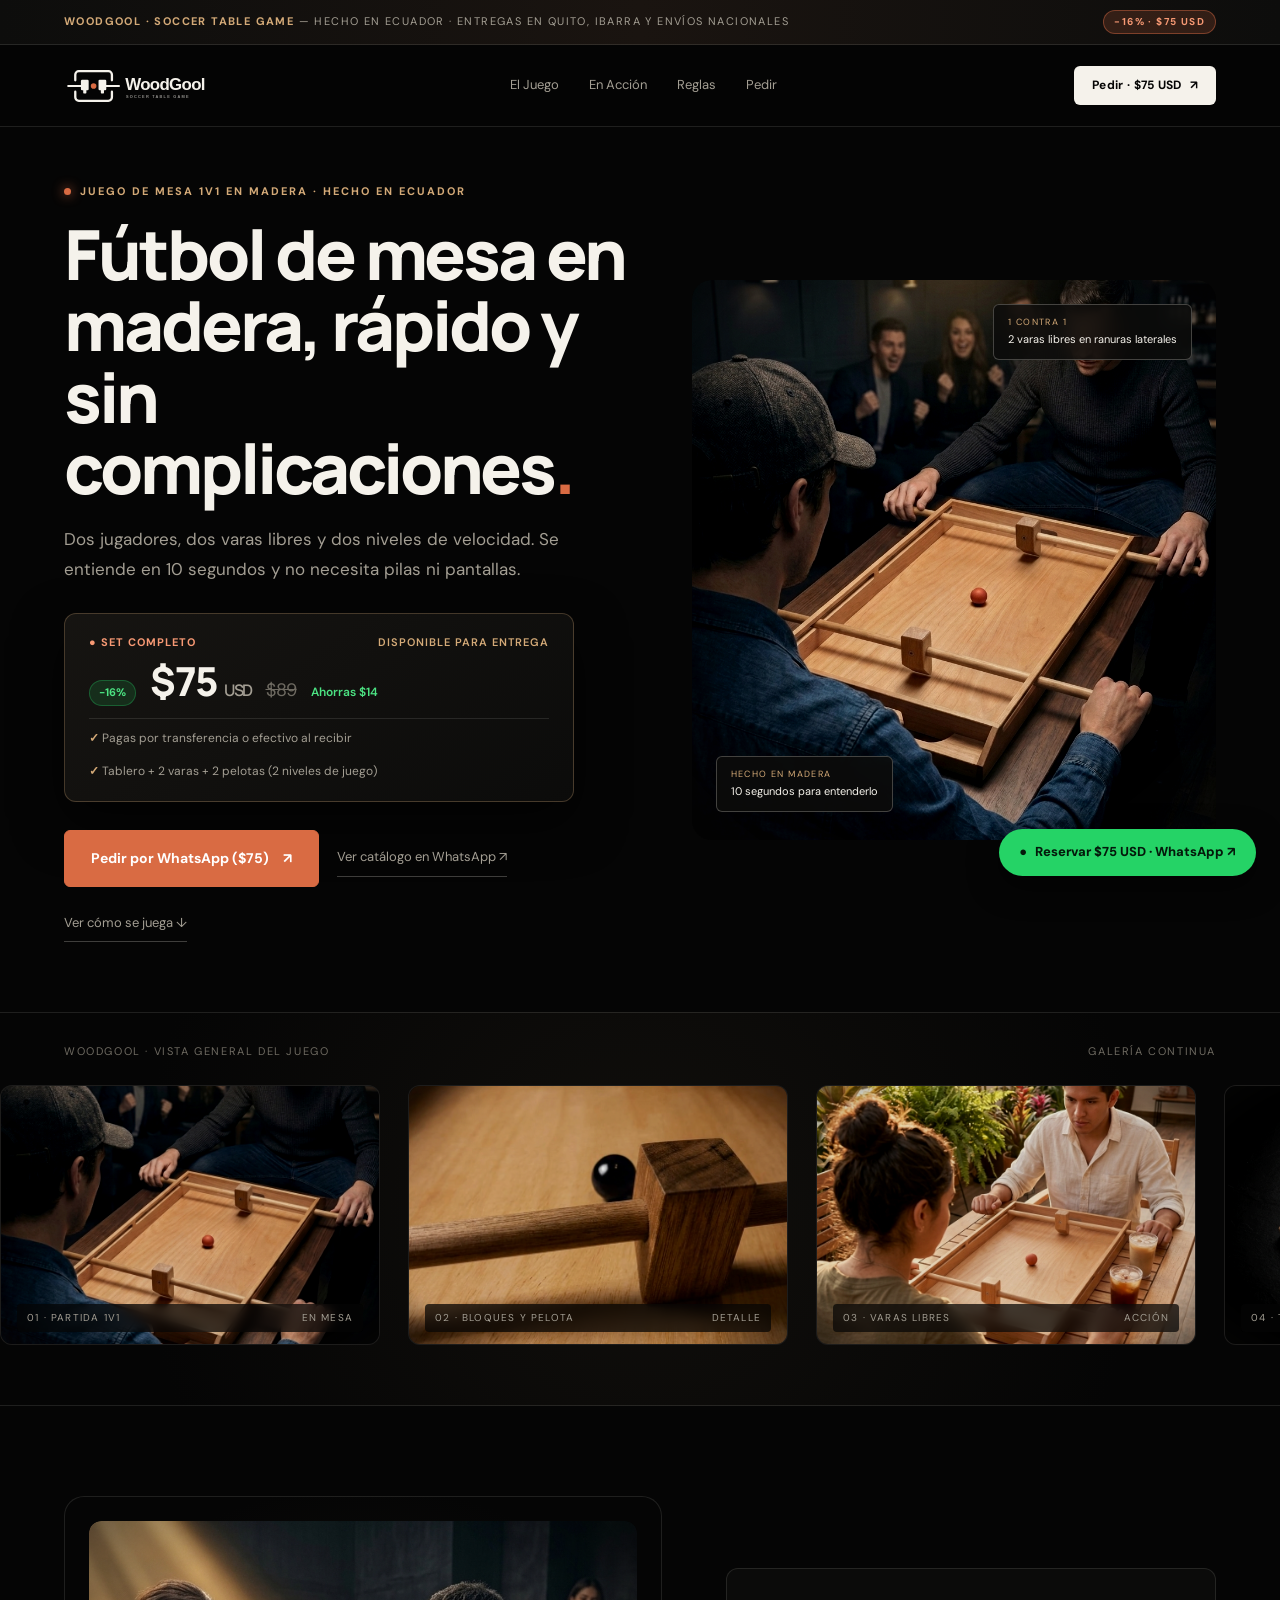
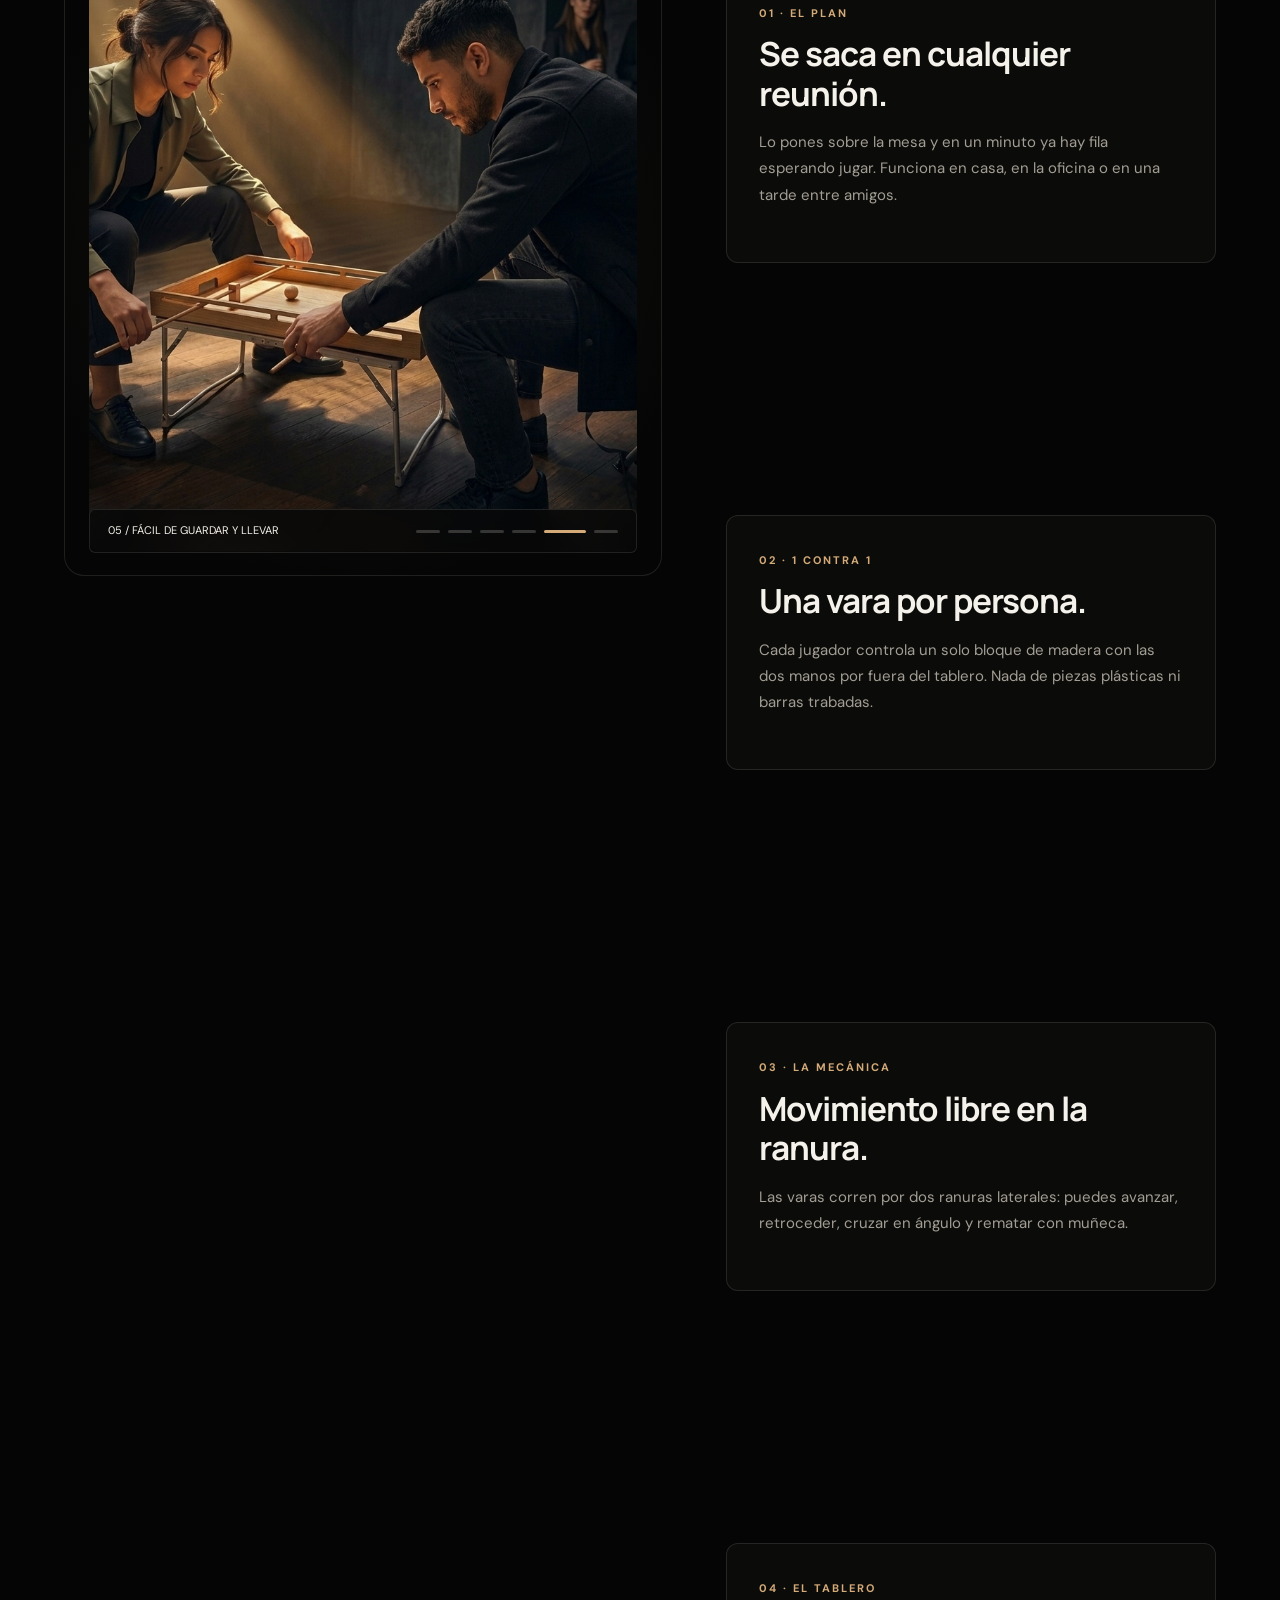
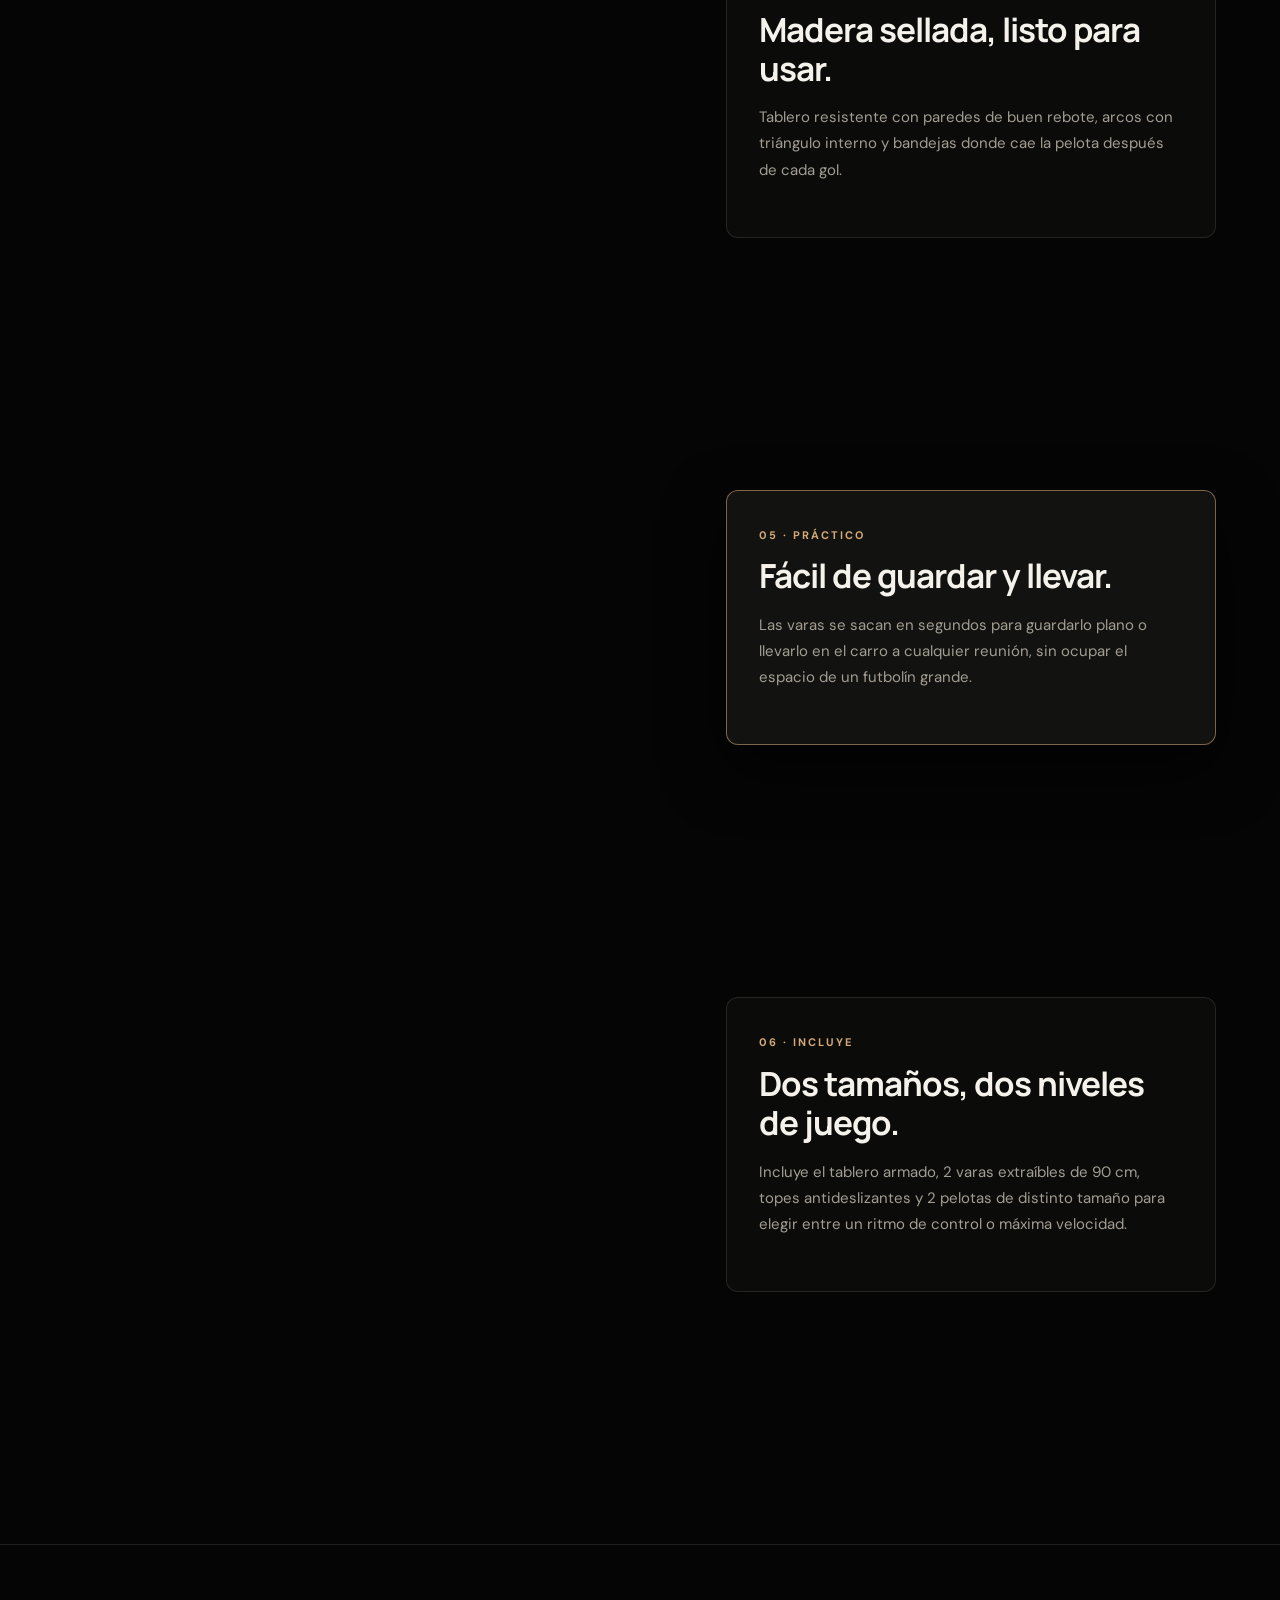
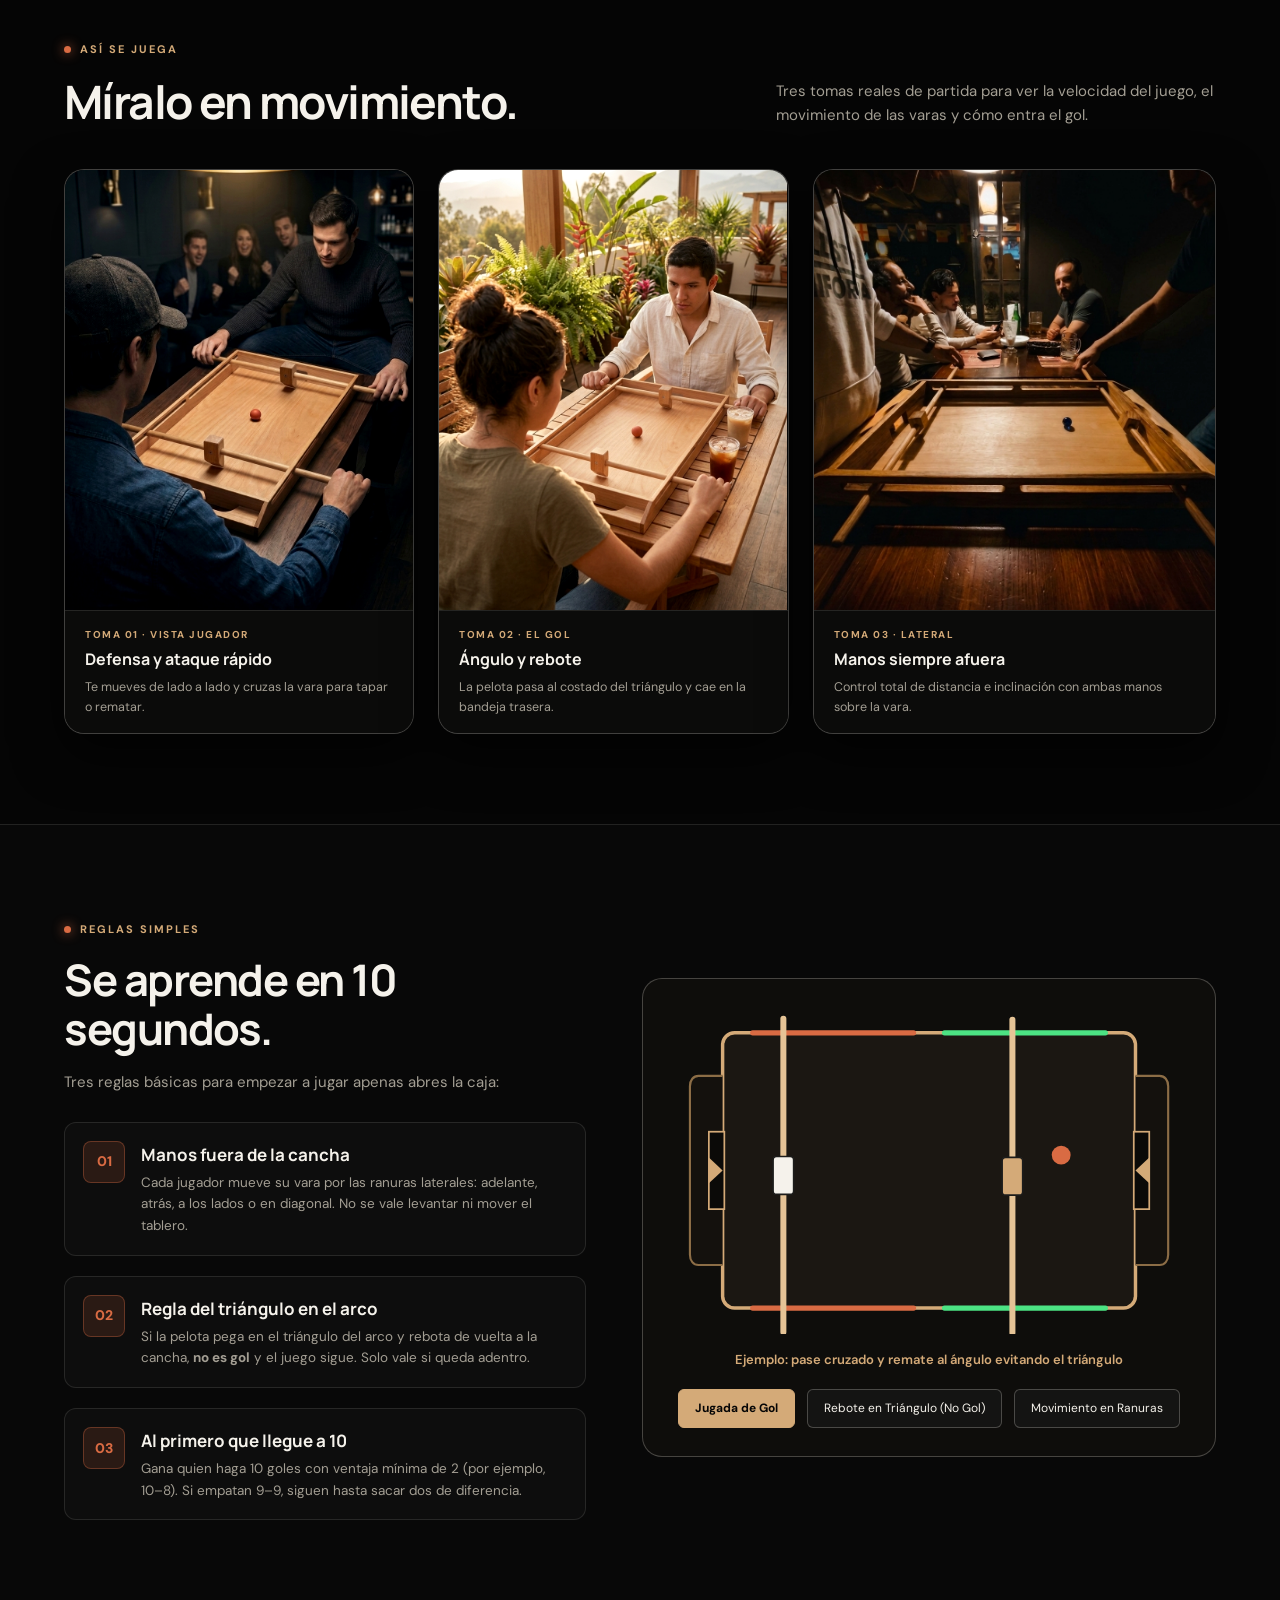
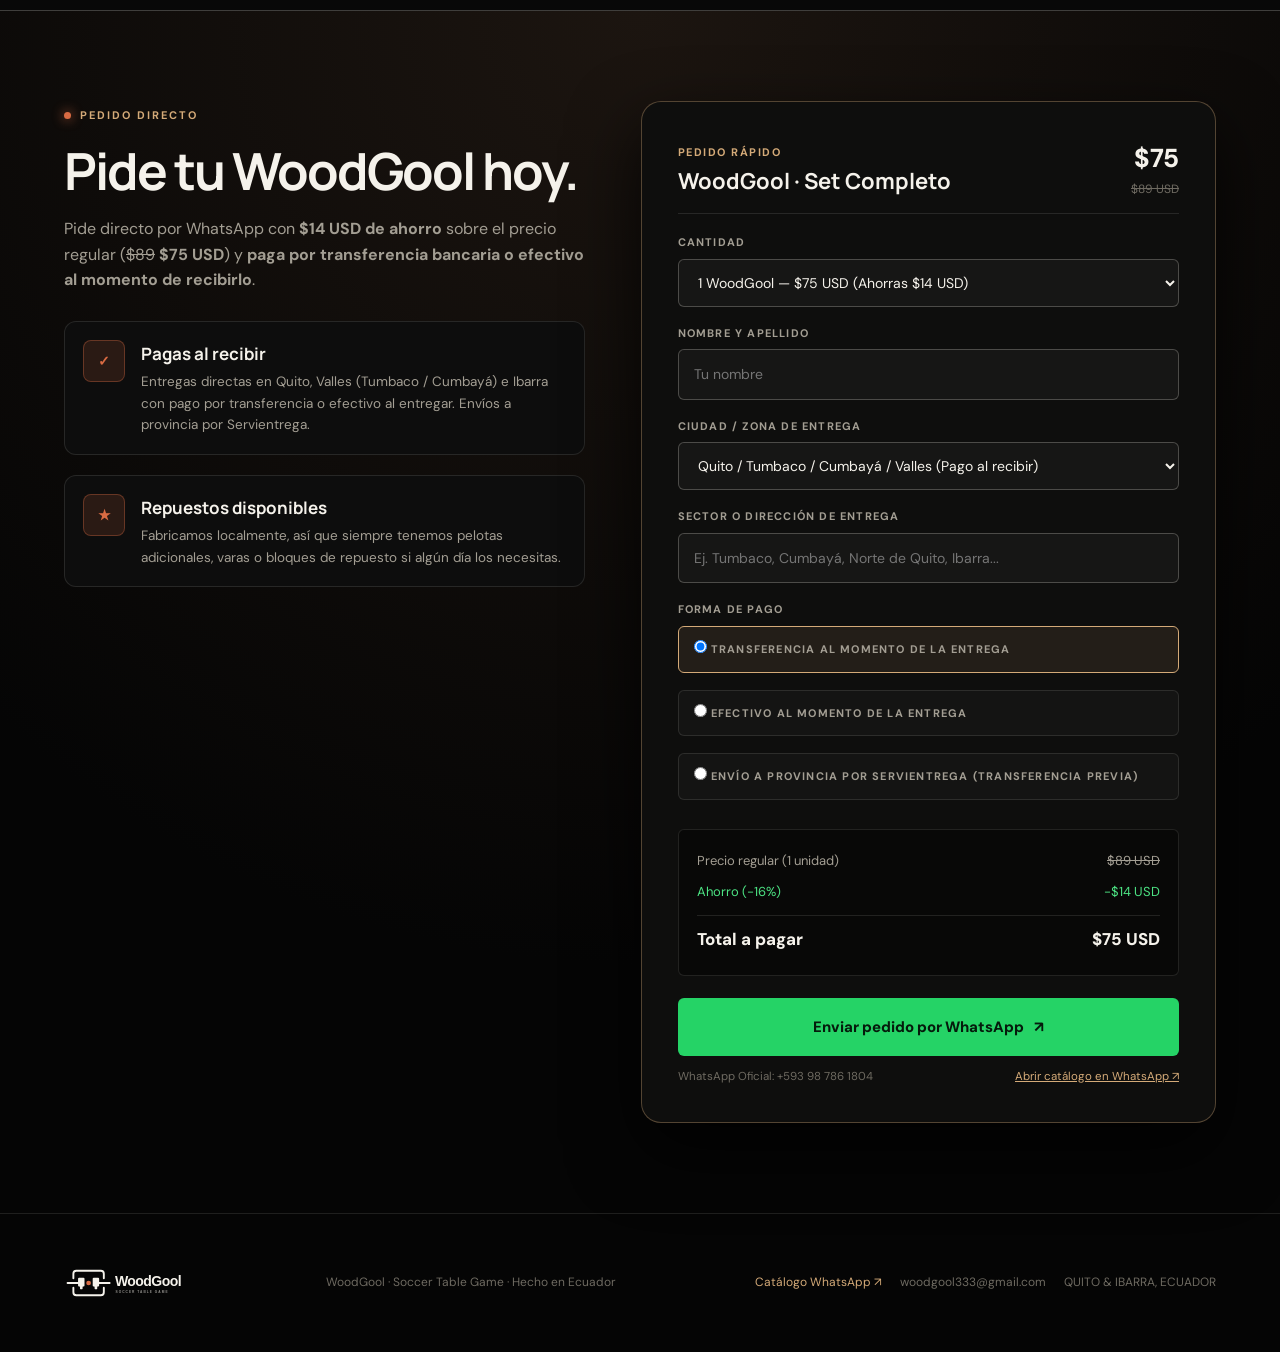
<file: index.html>
<!doctype html>
<html lang="es">
<head>
  <meta charset="utf-8">
  <meta name="viewport" content="width=device-width, initial-scale=1">
  <meta name="description" content="WoodGool — Soccer Table Game. Juego de fútbol de mesa 1v1 en madera hecho en Ecuador. Precio de lanzamiento $75 USD (antes $89). Pide por WhatsApp y paga al recibir.">
  <title>WoodGool — Soccer Table Game | Hecho en Ecuador</title>
  <link rel="stylesheet" href="style.css">
  <link rel="stylesheet" href="launch.css">
</head>
<body>

  <!-- BARRA SUPERIOR -->
  <div class="announcement-bar">
    <span><strong>WOODGOOL · SOCCER TABLE GAME</strong> — Hecho en Ecuador · Entregas en Quito, Ibarra y envíos nacionales</span>
    <span class="badge-pill">-16% · $75 USD</span>
  </div>

  <!-- HEADER MINIMALISTA FONDO NEGRO -->
  <header>
    <a class="brand" href="#" aria-label="WoodGool, inicio">
      <img id="header-logo" src="assets/logos/03-taller.svg" alt="WoodGool — Soccer Table Game">
    </a>
    <nav aria-label="Principal">
      <a href="#transiciones">El Juego</a>
      <a href="#videos">En Acción</a>
      <a href="#dinamica">Reglas</a>
      <a href="#pedir">Pedir</a>
    </nav>
    <div class="header-actions">
      <a class="nav-cta" href="#pedir">Pedir · $75 USD <span>↗</span></a>
      <button class="menu" aria-label="Abrir menú" aria-expanded="false">☰</button>
    </div>
  </header>

  <main>
    <!-- HERO SECTION -->
    <section class="hero">
      <div class="hero-copy">
        <p class="eyebrow" data-copy="hero-eyebrow"><span class="dot"></span> JUEGO DE MESA 1V1 EN MADERA · HECHO EN ECUADOR</p>
        <h1 data-copy="hero-h1">Fútbol de mesa en madera, rápido y sin complicaciones<span class="accent">.</span></h1>
        <p class="intro" data-copy="hero-intro">
          Dos jugadores, dos varas libres y dos niveles de velocidad. Se entiende en 10 segundos y no necesita pilas ni pantallas.
        </p>

        <!-- CAJA DE PRECIO ESTILO E-COMMERCE -->
        <div class="launch-offer-box">
          <div class="offer-header">
            <span class="offer-tag" data-copy="offer-tag">● SET COMPLETO</span>
            <span class="stock-counter" data-copy="offer-status">DISPONIBLE PARA ENTREGA</span>
          </div>
          <div class="price-row">
            <span class="price-save">-16%</span>
            <span class="price-now">$75 <small style="font-size:16px;font-weight:600;color:#A39E93">USD</small></span>
            <span class="price-before">$89</span>
            <span style="font-size:12px;color:#4CE383;font-weight:600;">Ahorras $14</span>
          </div>
          <div class="offer-perks">
            <span>Pagas por transferencia o efectivo al recibir</span>
            <span>Tablero + 2 varas + 2 pelotas (2 niveles de juego)</span>
          </div>
        </div>

        <div class="actions">
          <a class="button" href="#pedir" data-copy="hero-cta">Pedir por WhatsApp ($75) <span>↗</span></a>
          <a class="text-link" href="https://wa.me/c/593987861804" target="_blank" rel="noopener noreferrer">Ver catálogo en WhatsApp <span>↗</span></a>
          <a class="text-link" href="#videos" data-copy="hero-subcta">Ver cómo se juega <span>↓</span></a>
        </div>
      </div>

      <div class="hero-visual">
        <figure class="dark-blend-frame">
          <img src="assets/duelo-lounge.jpg" alt="Dos personas jugando WoodGool 1v1 en mesa" fetchpriority="high">
          <div class="floating-spec top-right">
            <small>1 CONTRA 1</small>
            2 varas libres en ranuras laterales
          </div>
          <div class="floating-spec bottom-left">
            <small>HECHO EN MADERA</small>
            10 segundos para entenderlo
          </div>
        </figure>
      </div>
    </section>

    <!-- CINTA CONTINUA INFINITA -->
    <section class="infinite-stream-section" aria-label="Galería en flujo continuo">
      <div class="stream-header">
        <span>WOODGOOL · VISTA GENERAL DEL JUEGO</span>
        <span>GALERÍA CONTINUA</span>
      </div>
      <div class="marquee-track" id="marquee-track">
        <!-- Set 1 -->
        <figure class="stream-card">
          <img src="assets/duelo-lounge.jpg" alt="Partida 1v1 de WoodGool">
          <figcaption><span>01 · PARTIDA 1V1</span><span>EN MESA</span></figcaption>
        </figure>
        <figure class="stream-card">
          <img src="assets/juego.jpg" alt="Bloques jugador y pelota de madera">
          <figcaption><span>02 · BLOQUES Y PELOTA</span><span>DETALLE</span></figcaption>
        </figure>
        <figure class="stream-card">
          <img src="assets/duelo-amigos.jpg" alt="Control de varas en ranura lateral">
          <figcaption><span>03 · VARAS LIBRES</span><span>ACCIÓN</span></figcaption>
        </figure>
        <figure class="stream-card">
          <img src="assets/tablero.png" alt="Tablero de madera completo">
          <figcaption><span>04 · TABLERO</span><span>MADERA SELLADA</span></figcaption>
        </figure>
        <figure class="stream-card">
          <img src="assets/duelo-club.jpg" alt="Dos jugadores frente a frente">
          <figcaption><span>05 · EN CUALQUIER MESA</span><span>PORTÁTIL</span></figcaption>
        </figure>
        <figure class="stream-card">
          <img src="assets/duelo-manos.jpg" alt="Manos fuera de la cancha sujetando las varas">
          <figcaption><span>06 · CARA A CARA</span><span>REFLEJOS</span></figcaption>
        </figure>
        <figure class="stream-card">
          <img src="assets/detalle.png" alt="Ranuras laterales y carpintería">
          <figcaption><span>07 · RANURAS</span><span>ACABADO</span></figcaption>
        </figure>
        <figure class="stream-card">
          <img src="assets/escena-hogar.png" alt="WoodGool sobre mesa de comedor">
          <figcaption><span>08 · EN CASA</span><span>SIN PANTALLAS</span></figcaption>
        </figure>

        <!-- Set 2 -->
        <figure class="stream-card" aria-hidden="true">
          <img src="assets/duelo-lounge.jpg" alt="">
          <figcaption><span>01 · PARTIDA 1V1</span><span>EN MESA</span></figcaption>
        </figure>
        <figure class="stream-card" aria-hidden="true">
          <img src="assets/juego.jpg" alt="">
          <figcaption><span>02 · BLOQUES Y PELOTA</span><span>DETALLE</span></figcaption>
        </figure>
        <figure class="stream-card" aria-hidden="true">
          <img src="assets/duelo-amigos.jpg" alt="">
          <figcaption><span>03 · VARAS LIBRES</span><span>ACCIÓN</span></figcaption>
        </figure>
        <figure class="stream-card" aria-hidden="true">
          <img src="assets/tablero.png" alt="">
          <figcaption><span>04 · TABLERO</span><span>MADERA SELLADA</span></figcaption>
        </figure>
        <figure class="stream-card" aria-hidden="true">
          <img src="assets/duelo-club.jpg" alt="">
          <figcaption><span>05 · EN CUALQUIER MESA</span><span>PORTÁTIL</span></figcaption>
        </figure>
        <figure class="stream-card" aria-hidden="true">
          <img src="assets/duelo-manos.jpg" alt="">
          <figcaption><span>06 · CARA A CARA</span><span>REFLEJOS</span></figcaption>
        </figure>
        <figure class="stream-card" aria-hidden="true">
          <img src="assets/detalle.png" alt="">
          <figcaption><span>07 · RANURAS</span><span>ACABADO</span></figcaption>
        </figure>
        <figure class="stream-card" aria-hidden="true">
          <img src="assets/escena-hogar.png" alt="">
          <figcaption><span>08 · EN CASA</span><span>SIN PANTALLAS</span></figcaption>
        </figure>
      </div>
    </section>

    <!-- TRANSICIONES AL HACER SCROLL (6 CAPÍTULOS) -->
    <section class="scroll-transitions-wrapper" id="transiciones">
      <div class="sticky-stage">
        <div class="stage-slide active" data-slide="0">
          <img src="assets/duelo-lounge.jpg" alt="Dos jugadores en duelo 1v1 de WoodGool">
        </div>
        <div class="stage-slide" data-slide="1">
          <img src="assets/juego.jpg" alt="Primer plano de los dos bloques jugador en madera">
        </div>
        <div class="stage-slide" data-slide="2">
          <img src="assets/duelo-amigos.jpg" alt="Manos controlando las varas a través de las ranuras laterales">
        </div>
        <div class="stage-slide" data-slide="3">
          <img src="assets/tablero.png" alt="Tablero completo de WoodGool">
        </div>
        <div class="stage-slide" data-slide="4">
          <img src="assets/duelo-club.jpg" alt="Partida de WoodGool en mesa">
        </div>
        <div class="stage-slide" data-slide="5">
          <img src="assets/piezas.png" alt="Set completo con varas extraíbles y 3 pelotas">
        </div>

        <div class="stage-hud">
          <span id="stage-caption">01 / EN CUALQUIER REUNIÓN</span>
          <div class="stage-dots">
            <span class="stage-dot active" data-dot="0"></span>
            <span class="stage-dot" data-dot="1"></span>
            <span class="stage-dot" data-dot="2"></span>
            <span class="stage-dot" data-dot="3"></span>
            <span class="stage-dot" data-dot="4"></span>
            <span class="stage-dot" data-dot="5"></span>
          </div>
        </div>
      </div>

      <div class="scroll-chapters">
        <article class="chapter-card active" data-chapter="0" data-title="01 / EN CUALQUIER REUNIÓN">
          <span class="chapter-step">01 · EL PLAN</span>
          <h2 data-copy="ch0-h2">Se saca en cualquier reunión.</h2>
          <p data-copy="ch0-p">
            Lo pones sobre la mesa y en un minuto ya hay fila esperando jugar. Funciona en casa, en la oficina o en una tarde entre amigos.
          </p>
        </article>

        <article class="chapter-card" data-chapter="1" data-title="02 / UNA VARA POR PERSONA">
          <span class="chapter-step">02 · 1 CONTRA 1</span>
          <h2 data-copy="ch1-h2">Una vara por persona.</h2>
          <p data-copy="ch1-p">
            Cada jugador controla un solo bloque de madera con las dos manos por fuera del tablero. Nada de piezas plásticas ni barras trabadas.
          </p>
        </article>

        <article class="chapter-card" data-chapter="2" data-title="03 / MOVIMIENTO LIBRE EN LA RANURA">
          <span class="chapter-step">03 · LA MECÁNICA</span>
          <h2 data-copy="ch2-h2">Movimiento libre en la ranura.</h2>
          <p data-copy="ch2-p">
            Las varas corren por dos ranuras laterales: puedes avanzar, retroceder, cruzar en ángulo y rematar con muñeca.
          </p>
        </article>

        <article class="chapter-card" data-chapter="3" data-title="04 / MADERA SELLADA">
          <span class="chapter-step">04 · EL TABLERO</span>
          <h2 data-copy="ch3-h2">Madera sellada, listo para usar.</h2>
          <p data-copy="ch3-p">
            Tablero resistente con paredes de buen rebote, arcos con triángulo interno y bandejas donde cae la pelota después de cada gol.
          </p>
        </article>

        <article class="chapter-card" data-chapter="4" data-title="05 / FÁCIL DE GUARDAR Y LLEVAR">
          <span class="chapter-step">05 · PRÁCTICO</span>
          <h2 data-copy="ch4-h2">Fácil de guardar y llevar.</h2>
          <p data-copy="ch4-p">
            Las varas se sacan en segundos para guardarlo plano o llevarlo en el carro a cualquier reunión, sin ocupar el espacio de un futbolín grande.
          </p>
        </article>

        <article class="chapter-card" data-chapter="5" data-title="06 / QUÉ VIENE EN LA CAJA">
          <span class="chapter-step">06 · INCLUYE</span>
          <h2 data-copy="ch5-h2">Dos tamaños, dos niveles de juego.</h2>
          <p data-copy="ch5-p">
            Incluye el tablero armado, 2 varas extraíbles de 90 cm, topes antideslizantes y 2 pelotas de distinto tamaño para elegir entre un ritmo de control o máxima velocidad.
          </p>
        </article>
      </div>
    </section>

    <!-- GALERÍA DE 3 VIDEOS REALES EN ACCIÓN -->
    <section class="video-showcase" id="videos">
      <div class="video-showcase-header">
        <div>
          <p class="eyebrow"><span class="dot"></span> ASÍ SE JUEGA</p>
          <h2 data-copy="videos-h2" style="font-size:clamp(30px,3.6vw,48px);letter-spacing:-1.6px;line-height:1.1;">
            Míralo en movimiento.
          </h2>
        </div>
        <p data-copy="videos-p" style="color:var(--ink-secondary);font-size:15px;max-width:440px;">
          Tres tomas reales de partida para ver la velocidad del juego, el movimiento de las varas y cómo entra el gol.
        </p>
      </div>

      <div class="video-grid">
        <article class="video-card">
          <video autoplay muted loop playsinline preload="auto" poster="assets/duelo-lounge.jpg">
            <source src="assets/duelo-pov.mp4" type="video/mp4">
          </video>
          <div class="video-card-caption">
            <span>TOMA 01 · VISTA JUGADOR</span>
            <h3>Defensa y ataque rápido</h3>
            <p>Te mueves de lado a lado y cruzas la vara para tapar o rematar.</p>
          </div>
        </article>

        <article class="video-card">
          <video autoplay muted loop playsinline preload="auto" poster="assets/duelo-amigos.jpg">
            <source src="assets/duelo-gol.mp4" type="video/mp4">
          </video>
          <div class="video-card-caption">
            <span>TOMA 02 · EL GOL</span>
            <h3>Ángulo y rebote</h3>
            <p>La pelota pasa al costado del triángulo y cae en la bandeja trasera.</p>
          </div>
        </article>

        <article class="video-card">
          <video autoplay muted loop playsinline preload="auto" poster="assets/duelo-manos.jpg">
            <source src="assets/duelo-lateral.mp4" type="video/mp4">
          </video>
          <div class="video-card-caption">
            <span>TOMA 03 · LATERAL</span>
            <h3>Manos siempre afuera</h3>
            <p>Control total de distancia e inclinación con ambas manos sobre la vara.</p>
          </div>
        </article>
      </div>
    </section>

    <!-- REGLAS + SIMULADOR INTERACTIVO -->
    <section class="mechanics-section" id="dinamica">
      <div class="mechanics-container">
        <div>
          <p class="eyebrow"><span class="dot"></span> REGLAS SIMPLES</p>
          <h2 style="font-size:clamp(30px,3.4vw,46px);letter-spacing:-1.5px;line-height:1.12;margin-bottom:16px;">
            Se aprende en 10 segundos.
          </h2>
          <p style="color:var(--ink-secondary);font-size:15px;">
            Tres reglas básicas para empezar a jugar apenas abres la caja:
          </p>

          <div class="rules-list">
            <div class="rule-item">
              <div class="rule-num">01</div>
              <div>
                <h3>Manos fuera de la cancha</h3>
                <p>Cada jugador mueve su vara por las ranuras laterales: adelante, atrás, a los lados o en diagonal. No se vale levantar ni mover el tablero.</p>
              </div>
            </div>
            <div class="rule-item">
              <div class="rule-num">02</div>
              <div>
                <h3>Regla del triángulo en el arco</h3>
                <p>Si la pelota pega en el triángulo del arco y rebota de vuelta a la cancha, <strong>no es gol</strong> y el juego sigue. Solo vale si queda adentro.</p>
              </div>
            </div>
            <div class="rule-item">
              <div class="rule-num">03</div>
              <div>
                <h3>Al primero que llegue a 10</h3>
                <p>Gana quien haga 10 goles con ventaja mínima de 2 (por ejemplo, 10–8). Si empatan 9–9, siguen hasta sacar dos de diferencia.</p>
              </div>
            </div>
          </div>
        </div>

        <!-- TABLERO ANIMADO SVG -->
        <div class="interactive-board-box">
          <svg id="court-sim" viewBox="0 0 600 380" fill="none" xmlns="http://www.w3.org/2000/svg" aria-label="Simulador de dinámica de WoodGool">
            <rect x="60" y="30" width="480" height="320" rx="14" fill="#1B1712" stroke="#D4AA78" stroke-width="4"/>
            <path d="M60 80H32C26 80 22 85 22 92V288C22 295 26 300 32 300H60" fill="#14110D" stroke="#8C6D46" stroke-width="2.5"/>
            <path d="M540 80H568C574 80 578 85 578 92V288C578 295 574 300 568 300H540" fill="#14110D" stroke="#8C6D46" stroke-width="2.5"/>
            <line x1="95" y1="30" x2="282" y2="30" stroke="#D96B43" stroke-width="6" stroke-linecap="round"/>
            <line x1="318" y1="30" x2="505" y2="30" stroke="#4CE383" stroke-width="6" stroke-linecap="round"/>
            <line x1="95" y1="350" x2="282" y2="350" stroke="#D96B43" stroke-width="6" stroke-linecap="round"/>
            <line x1="318" y1="350" x2="505" y2="350" stroke="#4CE383" stroke-width="6" stroke-linecap="round"/>
            <rect x="44" y="145" width="18" height="90" fill="#0B0A08" stroke="#D4AA78" stroke-width="2"/>
            <polygon points="44,175 60,190 44,205" fill="#D4AA78"/>
            <rect x="538" y="145" width="18" height="90" fill="#0B0A08" stroke="#D4AA78" stroke-width="2"/>
            <polygon points="556,175 540,190 556,205" fill="#D4AA78"/>

            <g id="sim-rod-1" transform="translate(190, 190)">
              <line x1="0" y1="-182" x2="0" y2="182" stroke="#E5C396" stroke-width="7" stroke-linecap="round"/>
              <rect x="-12" y="-22" width="24" height="44" rx="4" fill="#F5F2EB" stroke="#1C1C1B" stroke-width="2"/>
            </g>

            <g id="sim-rod-2" transform="translate(410, 190)">
              <line x1="0" y1="-182" x2="0" y2="182" stroke="#E5C396" stroke-width="7" stroke-linecap="round"/>
              <rect x="-12" y="-22" width="24" height="44" rx="4" fill="#D4AA78" stroke="#1C1C1B" stroke-width="2"/>
            </g>

            <circle id="sim-ball" cx="300" cy="190" r="11" fill="#D96B43"/>
          </svg>

          <p id="sim-status" style="font-size:13px;color:var(--wood-gold);margin-top:8px;font-weight:600;">
            Ejemplo: pase cruzado y remate al ángulo evitando el triángulo
          </p>

          <div class="board-controls">
            <button type="button" class="board-btn active" data-sim="goal">Jugada de Gol</button>
            <button type="button" class="board-btn" data-sim="triangle">Rebote en Triángulo (No Gol)</button>
            <button type="button" class="board-btn" data-sim="freedom">Movimiento en Ranuras</button>
          </div>
        </div>
      </div>
    </section>

    <!-- CONECTOR DE PEDIDO RÁPIDO (WHATSAPP + TRANSFERENCIA AL RECIBIR) -->
    <section class="checkout-section" id="pedir">
      <div class="checkout-grid">
        <div>
          <p class="eyebrow"><span class="dot"></span> PEDIDO DIRECTO</p>
          <h2 data-copy="checkout-h2" style="font-size:clamp(34px,4vw,54px);letter-spacing:-2px;line-height:1.08;margin-bottom:18px;">
            Pide tu WoodGool hoy.
          </h2>
          <p data-copy="checkout-p" style="color:var(--ink-secondary);font-size:16px;margin-bottom:28px;">
            Pide directo por WhatsApp con <strong>$14 USD de ahorro</strong> sobre el precio regular (<del>$89</del> <strong>$75 USD</strong>) y <strong>paga por transferencia bancaria o efectivo al momento de recibirlo</strong>.
          </p>

          <div class="rules-list" style="margin-top:0;">
            <div class="rule-item">
              <div class="rule-num">✓</div>
              <div>
                <h3>Pagas al recibir</h3>
                <p>Entregas directas en Quito, Valles (Tumbaco / Cumbayá) e Ibarra con pago por transferencia o efectivo al entregar. Envíos a provincia por Servientrega.</p>
              </div>
            </div>
            <div class="rule-item">
              <div class="rule-num">★</div>
              <div>
                <h3>Repuestos disponibles</h3>
                <p>Fabricamos localmente, así que siempre tenemos pelotas adicionales, varas o bloques de repuesto si algún día los necesitas.</p>
              </div>
            </div>
          </div>
        </div>

        <!-- FORMULARIO CONECTOR A WHATSAPP -->
        <div class="order-card">
          <div style="display:flex;justify-content:space-between;align-items:center;margin-bottom:20px;padding-bottom:14px;border-bottom:1px solid var(--line);">
            <div>
              <span style="font-size:11px;letter-spacing:1.5px;color:var(--wood-gold);font-weight:700;text-transform:uppercase;">PEDIDO RÁPIDO</span>
              <h3 style="font-size:22px;">WoodGool · Set Completo</h3>
            </div>
            <div style="text-align:right;">
              <span style="font-size:26px;font-weight:800;color:var(--ink);">$75</span>
              <small style="display:block;font-size:12px;color:var(--ink-muted);text-decoration:line-through;">$89 USD</small>
            </div>
          </div>

          <form id="quick-order-form">
            <div class="form-group">
              <label for="order-qty">Cantidad</label>
              <select id="order-qty" class="form-control">
                <option value="1">1 WoodGool — $75 USD (Ahorras $14 USD)</option>
                <option value="2">2 WoodGool — $150 USD (Ahorras $28 USD)</option>
                <option value="3">3 WoodGool — $225 USD (Ahorras $42 USD)</option>
                <option value="5">5 WoodGool — $375 USD</option>
              </select>
            </div>

            <div class="form-group">
              <label for="order-name">Nombre y Apellido</label>
              <input type="text" id="order-name" class="form-control" placeholder="Tu nombre" required>
            </div>

            <div class="form-group">
              <label for="order-hub">Ciudad / Zona de Entrega</label>
              <select id="order-hub" class="form-control">
                <option value="Quito / Tumbaco / Valles">Quito / Tumbaco / Cumbayá / Valles (Pago al recibir)</option>
                <option value="Ibarra / Imbabura / Zona Norte">Ibarra / Imbabura / Otavalo / Zona Norte (Pago al recibir)</option>
                <option value="Envío Nacional (Servientrega)">Otra ciudad del Ecuador (Envío por Servientrega)</option>
              </select>
            </div>

            <div class="form-group">
              <label for="order-city">Sector o dirección de entrega</label>
              <input type="text" id="order-city" class="form-control" placeholder="Ej. Tumbaco, Cumbayá, Norte de Quito, Ibarra..." required>
            </div>

            <div class="form-group">
              <label>Forma de Pago</label>
              <div class="payment-pills">
                <label class="payment-option">
                  <input type="radio" name="paymentMethod" value="Transferencia bancaria al momento de la entrega" checked>
                  <span><strong>Transferencia al momento de la entrega</strong></span>
                </label>
                <label class="payment-option">
                  <input type="radio" name="paymentMethod" value="Efectivo al momento de la entrega">
                  <span>Efectivo al momento de la entrega</span>
                </label>
                <label class="payment-option">
                  <input type="radio" name="paymentMethod" value="Envío a provincia por Servientrega">
                  <span>Envío a provincia por Servientrega (Transferencia previa)</span>
                </label>
              </div>
            </div>

            <div class="order-summary-box">
              <div class="summary-line">
                <span>Precio regular (<span id="sum-qty-label">1 unidad</span>)</span>
                <span id="sum-regular" style="text-decoration:line-through;">$89 USD</span>
              </div>
              <div class="summary-line discount">
                <span>Ahorro (-16%)</span>
                <span id="sum-discount">-$14 USD</span>
              </div>
              <div class="summary-line total">
                <span>Total a pagar</span>
                <span id="sum-total">$75 USD</span>
              </div>
            </div>

            <button type="submit" class="submit-whatsapp-btn">
              <span>Enviar pedido por WhatsApp</span> <span>↗</span>
            </button>
            <div style="display:flex;justify-content:space-between;align-items:center;margin-top:12px;font-size:11.5px;color:var(--ink-muted);">
              <span>WhatsApp Oficial: +593 98 786 1804</span>
              <a href="https://wa.me/c/593987861804" target="_blank" rel="noopener noreferrer" style="color:var(--wood-gold);text-decoration:underline;">Abrir catálogo en WhatsApp ↗</a>
            </div>
          </form>
        </div>
      </div>
    </section>
  </main>

  <footer>
    <a href="#" aria-label="Volver al inicio">
      <img id="footer-logo" src="assets/logos/03-taller.svg" alt="WoodGool">
    </a>
    <p>WoodGool · Soccer Table Game · Hecho en Ecuador</p>
    <div style="display:flex;gap:18px;align-items:center;flex-wrap:wrap;">
      <a href="https://wa.me/c/593987861804" target="_blank" rel="noopener noreferrer" style="color:var(--wood-gold);">Catálogo WhatsApp ↗</a>
      <a href="mailto:woodgool333@gmail.com">woodgool333@gmail.com</a>
      <span>QUITO &amp; IBARRA, ECUADOR</span>
    </div>
  </footer>

  <script src="config.js"></script>
  <script src="app.js"></script>
</body>
</html>
</file>
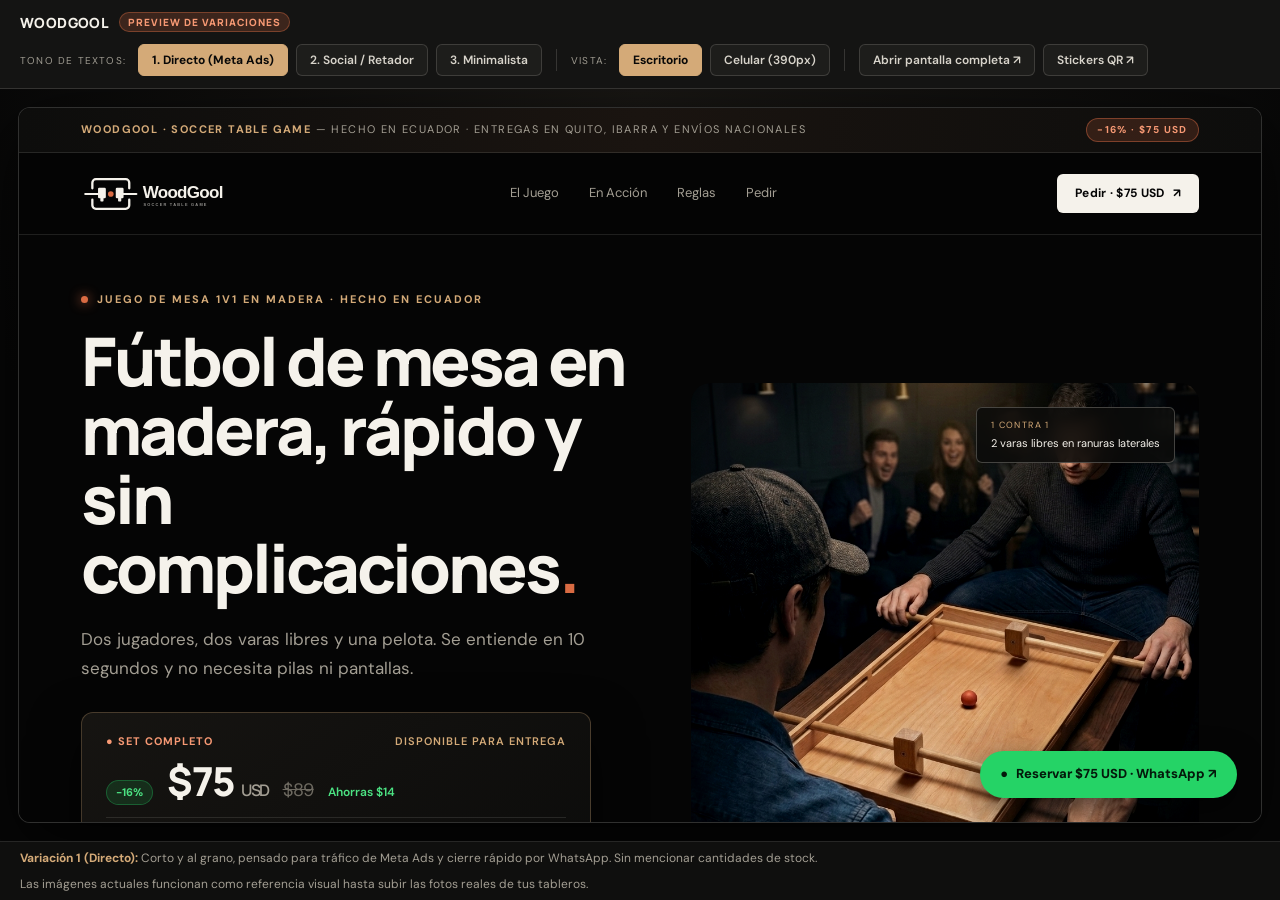
<file: preview.html>
<!doctype html>
<html lang="es">
<head>
  <meta charset="utf-8">
  <meta name="viewport" content="width=device-width,initial-scale=1">
  <title>WoodGool — Preview Interactivo de Textos y Vista Móvil/Desktop</title>
  <style>
    @import url('https://fonts.googleapis.com/css2?family=DM+Sans:wght@400;500;700&family=Manrope:wght@700;800&display=swap');
    * { box-sizing: border-box; margin: 0; padding: 0; }
    body {
      background: #0B0B0A;
      color: #F5F2EB;
      font-family: 'DM Sans', Arial, sans-serif;
      height: 100vh;
      display: flex;
      flex-direction: column;
      overflow: hidden;
    }
    .topbar {
      background: #141413;
      border-bottom: 1px solid rgba(245, 242, 235, 0.14);
      padding: 12px 20px;
      display: flex;
      justify-content: space-between;
      align-items: center;
      flex-wrap: wrap;
      gap: 12px;
      z-index: 10;
    }
    .brand-tag {
      font-family: 'Manrope', sans-serif;
      font-size: 14px;
      font-weight: 800;
      letter-spacing: 0.4px;
      display: flex;
      align-items: center;
      gap: 10px;
    }
    .brand-tag span {
      background: rgba(217, 107, 67, 0.2);
      color: #F79974;
      border: 1px solid rgba(217, 107, 67, 0.4);
      font-size: 10px;
      padding: 2px 8px;
      border-radius: 99px;
      letter-spacing: 1px;
    }
    .controls {
      display: flex;
      align-items: center;
      gap: 8px;
      flex-wrap: wrap;
    }
    .group-label {
      font-size: 10px;
      text-transform: uppercase;
      letter-spacing: 1.2px;
      color: #9E9A90;
      margin-right: 4px;
    }
    button, a.pill {
      background: #1D1D1B;
      color: #D8D4CB;
      border: 1px solid rgba(245, 242, 235, 0.15);
      padding: 7px 13px;
      border-radius: 6px;
      font: inherit;
      font-size: 12px;
      font-weight: 600;
      cursor: pointer;
      text-decoration: none;
      transition: all 0.2s;
    }
    button:hover, a.pill:hover {
      border-color: #D4AA78;
      color: #FFF;
    }
    button.active {
      background: #D4AA78;
      color: #080808;
      border-color: #D4AA78;
      font-weight: 700;
    }
    .divider {
      width: 1px;
      height: 22px;
      background: rgba(245, 242, 235, 0.15);
      margin: 0 6px;
    }
    .stage {
      flex: 1;
      display: flex;
      align-items: center;
      justify-content: center;
      padding: 18px;
      background: radial-gradient(circle at 50% 0%, #191714 0%, #070707 70%);
      overflow: hidden;
    }
    iframe {
      width: 100%;
      height: 100%;
      border: 1px solid rgba(245, 242, 235, 0.18);
      border-radius: 12px;
      background: #050505;
      transition: width 0.35s cubic-bezier(0.22, 1, 0.36, 1);
      box-shadow: 0 24px 70px rgba(0, 0, 0, 0.8);
    }
    iframe.mobile {
      width: 390px;
      max-width: 100%;
      border-radius: 28px;
      border: 8px solid #222220;
    }
    .desc-bar {
      background: #0F0F0E;
      border-top: 1px solid rgba(245, 242, 235, 0.1);
      padding: 8px 20px;
      font-size: 12px;
      color: #A39E93;
      display: flex;
      justify-content: space-between;
      align-items: center;
      flex-wrap: wrap;
      gap: 10px;
    }
    .desc-bar strong { color: #D4AA78; }
  </style>
</head>
<body>
  <div class="topbar">
    <div class="brand-tag">
      WOODGOOL <span>PREVIEW DE VARIACIONES</span>
    </div>

    <div class="controls">
      <span class="group-label">Tono de textos:</span>
      <button type="button" class="active" data-variant="directo">1. Directo (Meta Ads)</button>
      <button type="button" data-variant="retador">2. Social / Retador</button>
      <button type="button" data-variant="minimalista">3. Minimalista</button>

      <div class="divider"></div>

      <span class="group-label">Vista:</span>
      <button type="button" class="active" data-view="desktop">Escritorio</button>
      <button type="button" data-view="mobile">Celular (390px)</button>

      <div class="divider"></div>
      <a class="pill" id="open-full" href="index.html?v=directo" target="_blank">Abrir pantalla completa ↗</a>
      <a class="pill" href="identidad.html">Stickers QR ↗</a>
    </div>
  </div>

  <div class="stage">
    <iframe id="preview-frame" src="index.html?v=directo" title="Preview de la web WoodGool"></iframe>
  </div>

  <div class="desc-bar">
    <span id="variant-desc"><strong>Variación 1 (Directo):</strong> Corto y al grano, pensado para tráfico de Meta Ads y cierre rápido por WhatsApp. Sin mencionar cantidades de stock.</span>
    <span>Las imágenes actuales funcionan como referencia visual hasta subir las fotos reales de tus tableros.</span>
  </div>

  <script>
    const frame = document.getElementById('preview-frame');
    const desc = document.getElementById('variant-desc');
    const openFull = document.getElementById('open-full');

    const descriptions = {
      directo: '<strong>Variación 1 (Directo):</strong> Corto y al grano, pensado para tráfico de Meta Ads y cierre rápido por WhatsApp. Sin mencionar cantidades de stock.',
      retador: '<strong>Variación 2 (Social / Retador):</strong> Tono cercano de revancha y pique entre amigos ("El que pierde paga la siguiente"). Ideal para Reels e Instagram.',
      minimalista: '<strong>Variación 3 (Minimalista):</strong> Frases secas y limpias de producto ("Dos varas. Una pelota. Tu mesa."). Cero adorno.'
    };

    document.querySelectorAll('[data-variant]').forEach(btn => {
      btn.addEventListener('click', () => {
        document.querySelectorAll('[data-variant]').forEach(b => b.classList.remove('active'));
        btn.classList.add('active');
        const v = btn.dataset.variant;
        desc.innerHTML = descriptions[v];
        openFull.href = 'index.html?v=' + v;
        if (frame.contentWindow) {
          frame.contentWindow.postMessage({ type: 'setCopyVariant', variant: v }, '*');
        }
      });
    });

    document.querySelectorAll('[data-view]').forEach(btn => {
      btn.addEventListener('click', () => {
        document.querySelectorAll('[data-view]').forEach(b => b.classList.remove('active'));
        btn.classList.add('active');
        frame.classList.toggle('mobile', btn.dataset.view === 'mobile');
      });
    });
  </script>
</body>
</html>
</file>
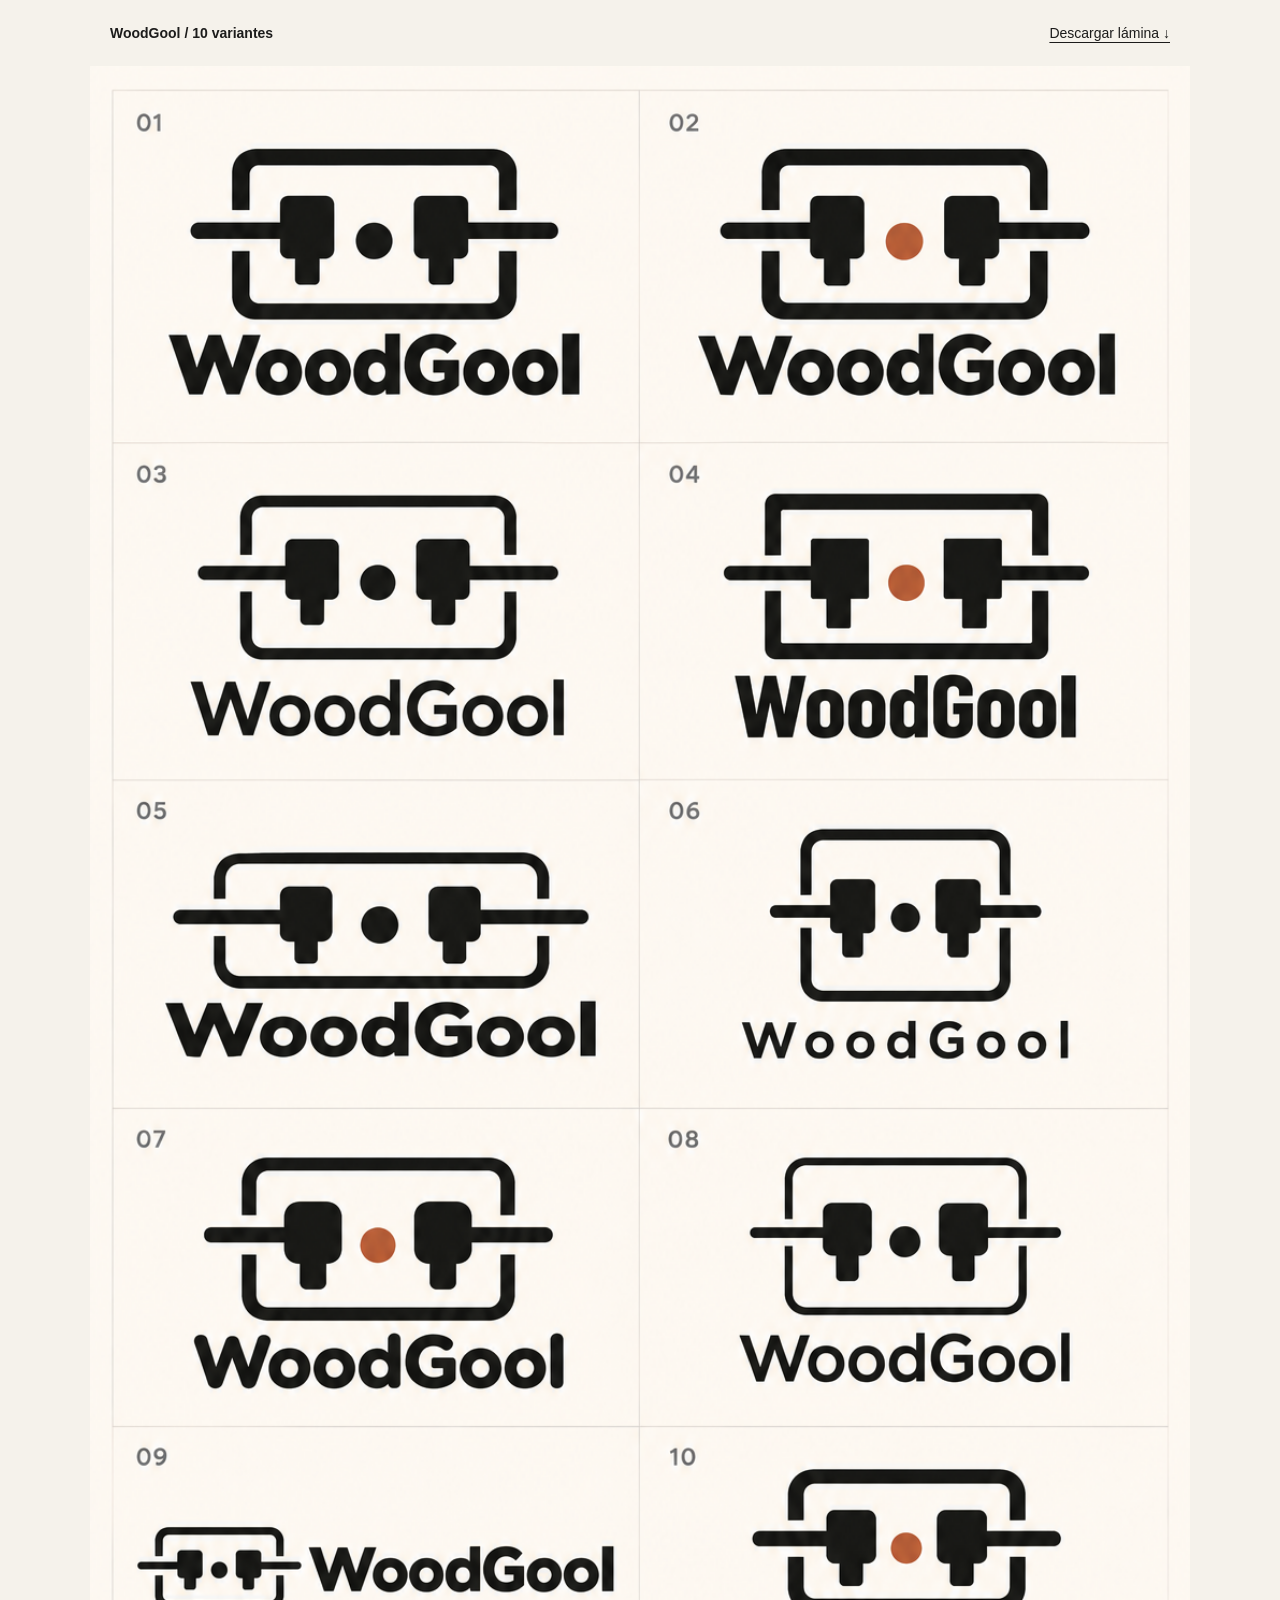
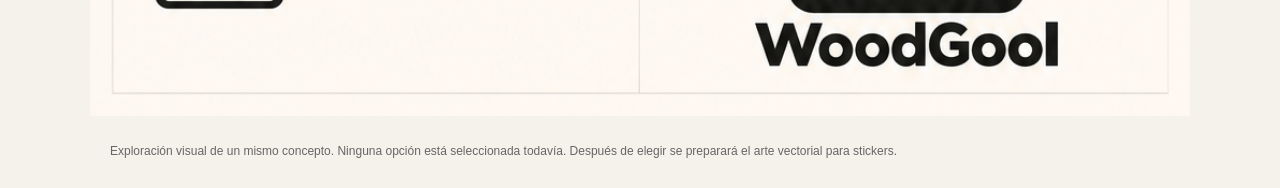
<file: variantes-logo.html>
<!doctype html><html lang="es"><head><meta charset="utf-8"><meta name="viewport" content="width=device-width,initial-scale=1"><title>WoodGool — 10 variantes de logo</title><style>*{box-sizing:border-box}body{margin:0;background:#f5f2eb;color:#1c1c1b;font:14px Arial,sans-serif}header{max-width:1100px;margin:auto;padding:25px 20px;display:flex;justify-content:space-between;gap:20px;align-items:center}a{color:inherit;text-underline-offset:4px}img{display:block;width:100%;max-width:1100px;margin:auto}footer{max-width:1100px;margin:auto;padding:25px 20px;font-size:12px;color:#666;line-height:1.8}@media print{header,footer{display:none}img{width:100%;max-height:275mm;object-fit:contain}}</style></head><body><header><strong>WoodGool / 10 variantes</strong><a href="assets/woodgool-10-variantes-v6.png" download>Descargar lámina ↓</a></header><main><img src="assets/woodgool-10-variantes-v6.png" alt="Diez variantes numeradas del logo WoodGool, todas con dos jugadores, varas, pelota y marco; versiones a una tinta y con pequeño acento terracota"></main><footer>Exploración visual de un mismo concepto. Ninguna opción está seleccionada todavía. Después de elegir se preparará el arte vectorial para stickers.</footer></body></html>
</file>
<file: style.css>
@import url('https://fonts.googleapis.com/css2?family=DM+Sans:ital,opsz,wght@0,9..40,400;0,9..40,500;0,9..40,700;1,9..40,400&family=Manrope:wght@400;500;600;700;800&display=swap');

:root {
  --bg-void: #050505;
  --bg-surface: #0D0D0D;
  --bg-elevated: #141413;
  --bg-glass: rgba(14, 14, 13, 0.82);
  --ink: #F5F2EB;
  --ink-secondary: #A39E93;
  --ink-muted: #6E6A61;
  --line: rgba(245, 242, 235, 0.11);
  --line-strong: rgba(245, 242, 235, 0.24);
  --accent: #D96B43;
  --accent-hover: #E87A52;
  --wood-gold: #D4AA78;
  --whatsapp: #25D366;
  --whatsapp-dark: #1DA851;
  --radius-sm: 6px;
  --radius-md: 12px;
  --radius-lg: 20px;
}

* {
  box-sizing: border-box;
  margin: 0;
  padding: 0;
}

html {
  scroll-behavior: smooth;
  scroll-padding-top: 90px;
  background-color: var(--bg-void);
  color: var(--ink);
}

body {
  background-color: var(--bg-void);
  color: var(--ink);
  font-family: 'DM Sans', -apple-system, BlinkMacSystemFont, sans-serif;
  line-height: 1.6;
  overflow-x: hidden;
  -webkit-font-smoothing: antialiased;
}

h1, h2, h3, h4 {
  font-family: 'Manrope', sans-serif;
  color: var(--ink);
}

a {
  color: inherit;
  text-decoration: none;
}

button, input, select {
  font: inherit;
}

img {
  display: block;
  max-width: 100%;
}

/* BARRA SUPERIOR DE CAMPAÑA NAVIDAD */
.announcement-bar {
  background: linear-gradient(90deg, #0D0D0C 0%, #1A1410 50%, #0D0D0C 100%);
  border-bottom: 1px solid var(--line);
  padding: 10px 5%;
  display: flex;
  justify-content: space-between;
  align-items: center;
  font-size: 11px;
  letter-spacing: 1.4px;
  text-transform: uppercase;
  color: var(--ink-secondary);
}

.announcement-bar strong {
  color: var(--wood-gold);
  font-weight: 700;
}

.announcement-bar .badge-pill {
  background: rgba(217, 107, 67, 0.18);
  border: 1px solid rgba(217, 107, 67, 0.45);
  color: #F79974;
  padding: 3px 10px;
  border-radius: 99px;
  font-weight: 700;
  font-size: 10px;
}

/* HEADER MINIMALISTA FONDO NEGRO */
header {
  position: sticky;
  top: 0;
  z-index: 50;
  height: 82px;
  padding: 0 5%;
  display: flex;
  align-items: center;
  justify-content: space-between;
  background: rgba(5, 5, 5, 0.84);
  backdrop-filter: blur(16px);
  border-bottom: 1px solid var(--line);
}

.brand {
  display: flex;
  align-items: center;
  gap: 14px;
}

.brand img {
  height: 46px;
  width: auto;
  object-fit: contain;
}

nav {
  display: flex;
  align-items: center;
  gap: 30px;
  font-size: 13px;
  color: var(--ink-secondary);
}

nav a {
  transition: color 0.2s ease;
}

nav a:hover {
  color: var(--ink);
}

.header-actions {
  display: flex;
  align-items: center;
  gap: 14px;
}

.logo-switcher-btn {
  background: var(--bg-elevated);
  border: 1px solid var(--line);
  color: var(--ink-secondary);
  padding: 8px 13px;
  border-radius: var(--radius-sm);
  font-size: 11px;
  cursor: pointer;
  transition: all 0.2s;
}

.logo-switcher-btn:hover {
  border-color: var(--wood-gold);
  color: var(--ink);
}

.nav-cta {
  background: var(--ink);
  color: var(--bg-void);
  padding: 10px 18px;
  border-radius: var(--radius-sm);
  font-size: 12px;
  font-weight: 700;
  letter-spacing: 0.3px;
  display: inline-flex;
  align-items: center;
  gap: 8px;
  transition: transform 0.2s, background 0.2s;
}

.nav-cta:hover {
  background: var(--wood-gold);
  transform: translateY(-1px);
}

.menu {
  display: none;
  background: none;
  border: 0;
  color: var(--ink);
  font-size: 24px;
  cursor: pointer;
}

/* HERO SECTION CON FUSIÓN EN NEGRO PURO */
.hero {
  position: relative;
  min-height: calc(100vh - 118px);
  padding: 50px 5% 70px;
  display: grid;
  grid-template-columns: 1.05fr 0.95fr;
  gap: 48px;
  align-items: center;
  max-width: 1440px;
  margin: 0 auto;
}

.eyebrow {
  display: inline-flex;
  align-items: center;
  gap: 9px;
  font-size: 11px;
  letter-spacing: 2px;
  text-transform: uppercase;
  font-weight: 700;
  color: var(--wood-gold);
  margin-bottom: 18px;
}

.eyebrow .dot {
  width: 7px;
  height: 7px;
  border-radius: 50%;
  background: var(--accent);
  box-shadow: 0 0 12px var(--accent);
}

.hero h1 {
  font-size: clamp(44px, 5.4vw, 80px);
  font-weight: 800;
  line-height: 1.03;
  letter-spacing: -3px;
  margin-bottom: 22px;
}

.hero h1 .accent {
  color: var(--accent);
}

.hero .intro {
  font-size: 17px;
  line-height: 1.75;
  color: var(--ink-secondary);
  max-width: 510px;
  margin-bottom: 28px;
}

/* TARJETA DE OFERTA DE LANZAMIENTO ($75 vs $89) */
.launch-offer-box {
  background: linear-gradient(145deg, rgba(24, 22, 19, 0.92), rgba(12, 12, 11, 0.96));
  border: 1px solid rgba(212, 170, 120, 0.28);
  border-radius: var(--radius-md);
  padding: 20px 24px;
  margin-bottom: 28px;
  max-width: 510px;
  box-shadow: 0 20px 50px rgba(0, 0, 0, 0.65);
}

.offer-header {
  display: flex;
  justify-content: space-between;
  align-items: center;
  margin-bottom: 10px;
  font-size: 11px;
  letter-spacing: 1px;
  text-transform: uppercase;
}

.offer-tag {
  color: #F79974;
  font-weight: 700;
}

.stock-counter {
  color: var(--wood-gold);
  font-weight: 600;
}

.price-row {
  display: flex;
  align-items: baseline;
  gap: 14px;
  margin-bottom: 12px;
}

.price-now {
  font-family: 'Manrope', sans-serif;
  font-size: 40px;
  font-weight: 800;
  color: var(--ink);
  letter-spacing: -1.5px;
  line-height: 1;
}

.price-before {
  font-size: 18px;
  color: var(--ink-muted);
  text-decoration: line-through;
}

.price-save {
  background: rgba(37, 211, 102, 0.14);
  color: #4CE383;
  border: 1px solid rgba(37, 211, 102, 0.3);
  font-size: 11px;
  font-weight: 700;
  padding: 3px 9px;
  border-radius: 99px;
}

.offer-perks {
  display: flex;
  flex-wrap: wrap;
  gap: 14px;
  font-size: 12px;
  color: var(--ink-secondary);
  border-top: 1px solid var(--line);
  padding-top: 10px;
}

.offer-perks span::before {
  content: '✓ ';
  color: var(--wood-gold);
  font-weight: 700;
}

.actions {
  display: flex;
  flex-wrap: wrap;
  gap: 18px;
  align-items: center;
}

.button {
  background: var(--accent);
  color: #FFF;
  border: 1px solid var(--accent);
  padding: 16px 26px;
  border-radius: var(--radius-sm);
  font-size: 14px;
  font-weight: 700;
  display: inline-flex;
  align-items: center;
  gap: 14px;
  cursor: pointer;
  transition: all 0.25s ease;
}

.button:hover {
  background: var(--accent-hover);
  transform: translateY(-2px);
  box-shadow: 0 12px 28px rgba(217, 107, 67, 0.3);
}

.button.whatsapp-btn {
  background: var(--ink);
  color: var(--bg-void);
  border-color: var(--ink);
}

.button.whatsapp-btn:hover {
  background: var(--wood-gold);
  border-color: var(--wood-gold);
  box-shadow: 0 12px 28px rgba(212, 170, 120, 0.25);
}

.text-link {
  font-size: 13px;
  color: var(--ink-secondary);
  border-bottom: 1px solid var(--line-strong);
  padding: 8px 0;
  transition: color 0.2s, border-color 0.2s;
}

.text-link:hover {
  color: var(--ink);
  border-color: var(--ink);
}

/* IMAGEN HERO INTEGRADA EN NEGRO (SIN BORDES DUROS) */
.hero-visual {
  position: relative;
  display: flex;
  align-items: center;
  justify-content: center;
}

.dark-blend-frame {
  position: relative;
  width: 100%;
  border-radius: var(--radius-lg);
  overflow: hidden;
  background: #050505;
}

.dark-blend-frame img {
  width: 100%;
  height: 560px;
  object-fit: cover;
  filter: contrast(1.06) brightness(0.92);
  -webkit-mask-image: radial-gradient(ellipse 88% 84% at 50% 50%, #000 55%, transparent 100%);
  mask-image: radial-gradient(ellipse 88% 84% at 50% 50%, #000 55%, transparent 100%);
  transition: transform 0.8s cubic-bezier(0.16, 1, 0.3, 1);
}

.dark-blend-frame:hover img {
  transform: scale(1.03);
}

.floating-spec {
  position: absolute;
  background: rgba(12, 12, 11, 0.86);
  backdrop-filter: blur(10px);
  border: 1px solid var(--line-strong);
  padding: 10px 14px;
  border-radius: var(--radius-sm);
  font-size: 11px;
  color: var(--ink);
  pointer-events: none;
}

.floating-spec.top-right {
  top: 24px;
  right: 24px;
}

.floating-spec.bottom-left {
  bottom: 28px;
  left: 24px;
}

.floating-spec small {
  display: block;
  color: var(--wood-gold);
  font-size: 9px;
  letter-spacing: 1.4px;
  text-transform: uppercase;
  margin-bottom: 2px;
}

/* CINTA INFINITA (INFINITE MARQUEE STREAM) */
.infinite-stream-section {
  padding: 30px 0 60px;
  border-top: 1px solid var(--line);
  border-bottom: 1px solid var(--line);
  background: radial-gradient(circle at 50% 50%, #110F0C 0%, #050505 75%);
  overflow: hidden;
}

.stream-header {
  max-width: 1440px;
  margin: 0 auto 24px;
  padding: 0 5%;
  display: flex;
  justify-content: space-between;
  align-items: center;
  font-size: 11px;
  letter-spacing: 1.6px;
  text-transform: uppercase;
  color: var(--ink-muted);
}

.marquee-track {
  display: flex;
  width: max-content;
  gap: 28px;
  animation: infiniteScroll 42s linear infinite;
}

.marquee-track:hover {
  animation-play-state: paused;
}

@keyframes infiniteScroll {
  0% { transform: translateX(0); }
  100% { transform: translateX(-50%); }
}

.stream-card {
  position: relative;
  width: 380px;
  height: 260px;
  border-radius: var(--radius-md);
  overflow: hidden;
  background: #0A0A09;
  border: 1px solid rgba(245, 242, 235, 0.08);
  flex-shrink: 0;
}

.stream-card img {
  width: 100%;
  height: 100%;
  object-fit: cover;
  filter: brightness(0.88) contrast(1.06);
  -webkit-mask-image: radial-gradient(ellipse 92% 90% at 50% 50%, #000 62%, transparent 100%);
  mask-image: radial-gradient(ellipse 92% 90% at 50% 50%, #000 62%, transparent 100%);
  transition: transform 0.5s ease, filter 0.5s ease;
}

.stream-card:hover img {
  transform: scale(1.06);
  filter: brightness(1) contrast(1.08);
}

.stream-card figcaption {
  position: absolute;
  bottom: 12px;
  left: 16px;
  right: 16px;
  display: flex;
  justify-content: space-between;
  font-size: 10px;
  letter-spacing: 1.2px;
  text-transform: uppercase;
  color: var(--ink-secondary);
  background: rgba(5, 5, 5, 0.72);
  backdrop-filter: blur(6px);
  padding: 6px 10px;
  border-radius: 4px;
}

/* SECCIÓN DE TRANSICIONES INFINITAS AL HACER SCROLL (STICKY MORPH STAGE) */
.scroll-transitions-wrapper {
  position: relative;
  max-width: 1440px;
  margin: 0 auto;
  padding: 90px 5%;
  display: grid;
  grid-template-columns: 1.1fr 0.9fr;
  gap: 64px;
  align-items: start;
}

.sticky-stage {
  position: sticky;
  top: 115px;
  height: 76vh;
  min-height: 500px;
  max-height: 680px;
  border-radius: var(--radius-lg);
  background: radial-gradient(circle at 50% 50%, #171410 0%, #050505 78%);
  border: 1px solid var(--line);
  overflow: hidden;
  display: flex;
  align-items: center;
  justify-content: center;
}

.stage-slide {
  position: absolute;
  inset: 0;
  opacity: 0;
  transform: scale(1.08);
  filter: blur(8px);
  transition: opacity 0.85s cubic-bezier(0.22, 1, 0.36, 1),
              transform 0.95s cubic-bezier(0.22, 1, 0.36, 1),
              filter 0.85s cubic-bezier(0.22, 1, 0.36, 1);
  display: flex;
  align-items: center;
  justify-content: center;
  padding: 24px;
}

.stage-slide.active {
  opacity: 1;
  transform: scale(1);
  filter: blur(0);
  z-index: 2;
}

.stage-slide img {
  width: 100%;
  height: 100%;
  object-fit: cover;
  border-radius: var(--radius-md);
  -webkit-mask-image: radial-gradient(ellipse 90% 88% at 50% 50%, #000 58%, transparent 100%);
  mask-image: radial-gradient(ellipse 90% 88% at 50% 50%, #000 58%, transparent 100%);
}

.stage-hud {
  position: absolute;
  bottom: 22px;
  left: 24px;
  right: 24px;
  z-index: 5;
  display: flex;
  justify-content: space-between;
  align-items: center;
  background: rgba(8, 8, 8, 0.82);
  backdrop-filter: blur(12px);
  border: 1px solid var(--line);
  padding: 12px 18px;
  border-radius: var(--radius-sm);
  font-size: 11px;
}

.stage-dots {
  display: flex;
  gap: 8px;
}

.stage-dot {
  width: 24px;
  height: 3px;
  background: rgba(245, 242, 235, 0.2);
  border-radius: 2px;
  transition: background 0.3s, width 0.3s;
}

.stage-dot.active {
  width: 42px;
  background: var(--wood-gold);
}

.scroll-chapters {
  display: flex;
  flex-direction: column;
  gap: 28vh;
  padding: 8vh 0 18vh;
}

.chapter-card {
  background: rgba(14, 14, 13, 0.72);
  border: 1px solid var(--line);
  border-radius: var(--radius-md);
  padding: 36px 32px;
  transition: border-color 0.4s, background 0.4s, transform 0.4s;
}

.chapter-card.active {
  border-color: rgba(212, 170, 120, 0.55);
  background: rgba(20, 19, 17, 0.95);
  box-shadow: 0 24px 60px rgba(0, 0, 0, 0.7);
}

.chapter-step {
  font-size: 11px;
  letter-spacing: 2px;
  text-transform: uppercase;
  color: var(--wood-gold);
  font-weight: 700;
  margin-bottom: 12px;
  display: block;
}

.chapter-card h2 {
  font-size: clamp(26px, 2.6vw, 38px);
  font-weight: 700;
  letter-spacing: -1px;
  line-height: 1.18;
  margin-bottom: 16px;
}

.chapter-card p {
  color: var(--ink-secondary);
  font-size: 15px;
  line-height: 1.75;
  margin-bottom: 18px;
}

.photo-guide-tip {
  margin-top: 16px;
  padding: 12px 14px;
  background: rgba(212, 170, 120, 0.07);
  border-left: 2px solid var(--wood-gold);
  font-size: 12px;
  color: var(--ink-secondary);
  border-radius: 0 6px 6px 0;
}

.photo-guide-tip strong {
  color: var(--wood-gold);
  display: block;
  font-size: 10px;
  letter-spacing: 1.2px;
  text-transform: uppercase;
  margin-bottom: 3px;
}

/* DINÁMICA INTERACTIVA FIEL (SIMULADOR CANCHA SVG) */
.mechanics-section {
  padding: 90px 5%;
  border-top: 1px solid var(--line);
  background: #080808;
}

.mechanics-container {
  max-width: 1280px;
  margin: 0 auto;
  display: grid;
  grid-template-columns: 1fr 1.1fr;
  gap: 56px;
  align-items: center;
}

.interactive-board-box {
  background: #0E0D0B;
  border: 1px solid var(--line-strong);
  border-radius: var(--radius-lg);
  padding: 28px;
  text-align: center;
}

.interactive-board-box svg {
  width: 100%;
  height: auto;
  max-height: 360px;
}

.board-controls {
  display: flex;
  justify-content: center;
  gap: 12px;
  margin-top: 18px;
  flex-wrap: wrap;
}

.board-btn {
  background: var(--bg-elevated);
  color: var(--ink);
  border: 1px solid var(--line-strong);
  padding: 9px 16px;
  border-radius: var(--radius-sm);
  font-size: 12px;
  cursor: pointer;
  transition: all 0.2s;
}

.board-btn:hover, .board-btn.active {
  background: var(--wood-gold);
  color: var(--bg-void);
  border-color: var(--wood-gold);
  font-weight: 700;
}

.rules-list {
  display: grid;
  gap: 20px;
  margin-top: 28px;
}

.rule-item {
  display: grid;
  grid-template-columns: 42px 1fr;
  gap: 16px;
  padding: 18px;
  background: var(--bg-surface);
  border: 1px solid var(--line);
  border-radius: var(--radius-md);
}

.rule-num {
  width: 42px;
  height: 42px;
  border-radius: 8px;
  background: rgba(217, 107, 67, 0.14);
  border: 1px solid rgba(217, 107, 67, 0.35);
  color: var(--accent);
  display: grid;
  place-items: center;
  font-weight: 800;
  font-size: 14px;
}

.rule-item h3 {
  font-size: 17px;
  margin-bottom: 4px;
}

.rule-item p {
  font-size: 13.5px;
  color: var(--ink-secondary);
}

/* GALERÍA DE 3 VIDEOS REALES EN ACCIÓN (AUTOPLAY LOOP) */
.video-showcase {
  max-width: 1360px;
  margin: 0 auto;
  padding: 90px 5%;
  border-top: 1px solid var(--line);
}

.video-showcase-header {
  display: flex;
  justify-content: space-between;
  align-items: flex-end;
  gap: 32px;
  margin-bottom: 42px;
  flex-wrap: wrap;
}

.video-grid {
  display: grid;
  grid-template-columns: 1fr 1fr 1.15fr;
  gap: 24px;
  align-items: stretch;
}

.video-card {
  position: relative;
  border-radius: var(--radius-lg);
  overflow: hidden;
  border: 1px solid var(--line-strong);
  background: #080808;
  display: flex;
  flex-direction: column;
  justify-content: space-between;
  box-shadow: 0 20px 50px rgba(0, 0, 0, 0.7);
}

.video-card video {
  width: 100%;
  height: 440px;
  object-fit: cover;
  display: block;
  filter: contrast(1.04);
}

.video-card-caption {
  padding: 16px 20px;
  background: rgba(12, 12, 11, 0.94);
  border-top: 1px solid var(--line);
}

.video-card-caption span {
  display: block;
  font-size: 10px;
  letter-spacing: 1.5px;
  text-transform: uppercase;
  color: var(--wood-gold);
  font-weight: 700;
  margin-bottom: 4px;
}

.video-card-caption h3 {
  font-size: 16px;
  font-weight: 700;
  margin-bottom: 4px;
}

.video-card-caption p {
  font-size: 12.5px;
  color: var(--ink-secondary);
}

/* CONECTOR DE VENTA RÁPIDA (WHATSAPP + TRANSFERENCIA A LA ENTREGA) */
.checkout-section {
  padding: 90px 5%;
  background: radial-gradient(circle at 50% 0%, #1C1510 0%, #050505 70%);
  border-top: 1px solid var(--line-strong);
}

.checkout-grid {
  max-width: 1180px;
  margin: 0 auto;
  display: grid;
  grid-template-columns: 0.95fr 1.05fr;
  gap: 56px;
  align-items: start;
}

.order-card {
  background: #0E0E0D;
  border: 1px solid rgba(212, 170, 120, 0.35);
  border-radius: var(--radius-lg);
  padding: 36px;
  box-shadow: 0 28px 70px rgba(0, 0, 0, 0.8);
}

.form-group {
  margin-bottom: 18px;
}

.form-group label {
  display: block;
  font-size: 11px;
  letter-spacing: 1.2px;
  text-transform: uppercase;
  color: var(--ink-secondary);
  margin-bottom: 7px;
  font-weight: 700;
}

.form-control {
  width: 100%;
  background: #161615;
  border: 1px solid var(--line-strong);
  color: var(--ink);
  padding: 13px 15px;
  border-radius: var(--radius-sm);
  font-size: 14px;
  transition: border-color 0.2s;
}

.form-control:focus {
  outline: none;
  border-color: var(--wood-gold);
}

.payment-pills {
  display: grid;
  gap: 10px;
}

.payment-option {
  display: flex;
  align-items: center;
  gap: 12px;
  padding: 13px 15px;
  background: #141413;
  border: 1px solid var(--line);
  border-radius: var(--radius-sm);
  cursor: pointer;
  font-size: 13.5px;
  transition: all 0.2s;
}

.payment-option:has(input:checked) {
  border-color: var(--wood-gold);
  background: rgba(212, 170, 120, 0.1);
}

.order-summary-box {
  background: #080807;
  border: 1px solid var(--line);
  border-radius: var(--radius-sm);
  padding: 16px 18px;
  margin: 22px 0;
  font-size: 13px;
}

.summary-line {
  display: flex;
  justify-content: space-between;
  padding: 5px 0;
  color: var(--ink-secondary);
}

.summary-line.discount {
  color: #4CE383;
}

.summary-line.total {
  border-top: 1px solid var(--line);
  margin-top: 8px;
  padding-top: 10px;
  font-size: 17px;
  font-weight: 800;
  color: var(--ink);
}

.submit-whatsapp-btn {
  width: 100%;
  background: var(--whatsapp);
  color: #051B0C;
  border: none;
  padding: 17px 24px;
  border-radius: var(--radius-sm);
  font-size: 15px;
  font-weight: 800;
  cursor: pointer;
  display: flex;
  align-items: center;
  justify-content: center;
  gap: 10px;
  transition: all 0.2s;
}

.submit-whatsapp-btn:hover {
  background: #32E272;
  transform: translateY(-2px);
  box-shadow: 0 12px 30px rgba(37, 211, 102, 0.28);
}

/* FOOTER */
footer {
  padding: 50px 5%;
  border-top: 1px solid var(--line);
  display: flex;
  justify-content: space-between;
  align-items: center;
  flex-wrap: wrap;
  gap: 24px;
  font-size: 12px;
  color: var(--ink-muted);
}

footer img {
  height: 38px;
  width: auto;
}

/* BOTÓN FLOTANTE DE WHATSAPP */
.whatsapp-float {
  position: fixed;
  bottom: 24px;
  right: 24px;
  z-index: 45;
  background: var(--whatsapp);
  color: #04190B;
  font-weight: 800;
  font-size: 13px;
  padding: 13px 20px;
  border-radius: 99px;
  box-shadow: 0 10px 30px rgba(0, 0, 0, 0.6);
  display: flex;
  align-items: center;
  gap: 8px;
  transition: transform 0.2s;
}

.whatsapp-float:hover {
  transform: scale(1.05);
}

/* MODAL CONFIGURACIÓN RÁPIDA WHATSAPP / QR */
dialog {
  background: #121211;
  color: var(--ink);
  border: 1px solid var(--wood-gold);
  border-radius: var(--radius-md);
  padding: 32px;
  max-width: 480px;
  width: calc(100% - 32px);
  margin: auto;
}

dialog::backdrop {
  background: rgba(0, 0, 0, 0.8);
  backdrop-filter: blur(6px);
}

@media (max-width: 900px) {
  .hero,
  .scroll-transitions-wrapper,
  .mechanics-container,
  .video-grid,
  .checkout-grid {
    grid-template-columns: 1fr;
  }
  .sticky-stage {
    position: relative;
    top: 0;
    height: 380px;
    min-height: 320px;
    margin-bottom: 24px;
  }
  .scroll-chapters {
    gap: 24px;
    padding: 0;
  }
  nav {
    display: none;
    position: absolute;
    top: 82px;
    left: 0;
    right: 0;
    background: #0D0D0C;
    flex-direction: column;
    padding: 24px 5%;
    border-bottom: 1px solid var(--line);
  }
  nav.open {
    display: flex;
  }
  .menu {
    display: block;
  }
  .announcement-bar {
    flex-direction: column;
    gap: 6px;
    text-align: center;
  }
}
</file>
<file: launch.css>
/* Estilos adicionales de lanzamiento WoodGool (Dark Minimalist Edition) */
.logo-toast {
  position: fixed;
  bottom: 24px;
  left: 24px;
  z-index: 45;
  background: rgba(18, 18, 17, 0.92);
  border: 1px solid rgba(212, 170, 120, 0.4);
  color: #F5F2EB;
  padding: 10px 16px;
  border-radius: 8px;
  font-size: 12px;
  backdrop-filter: blur(10px);
  display: none;
}
.logo-toast.visible {
  display: block;
}
</file>
